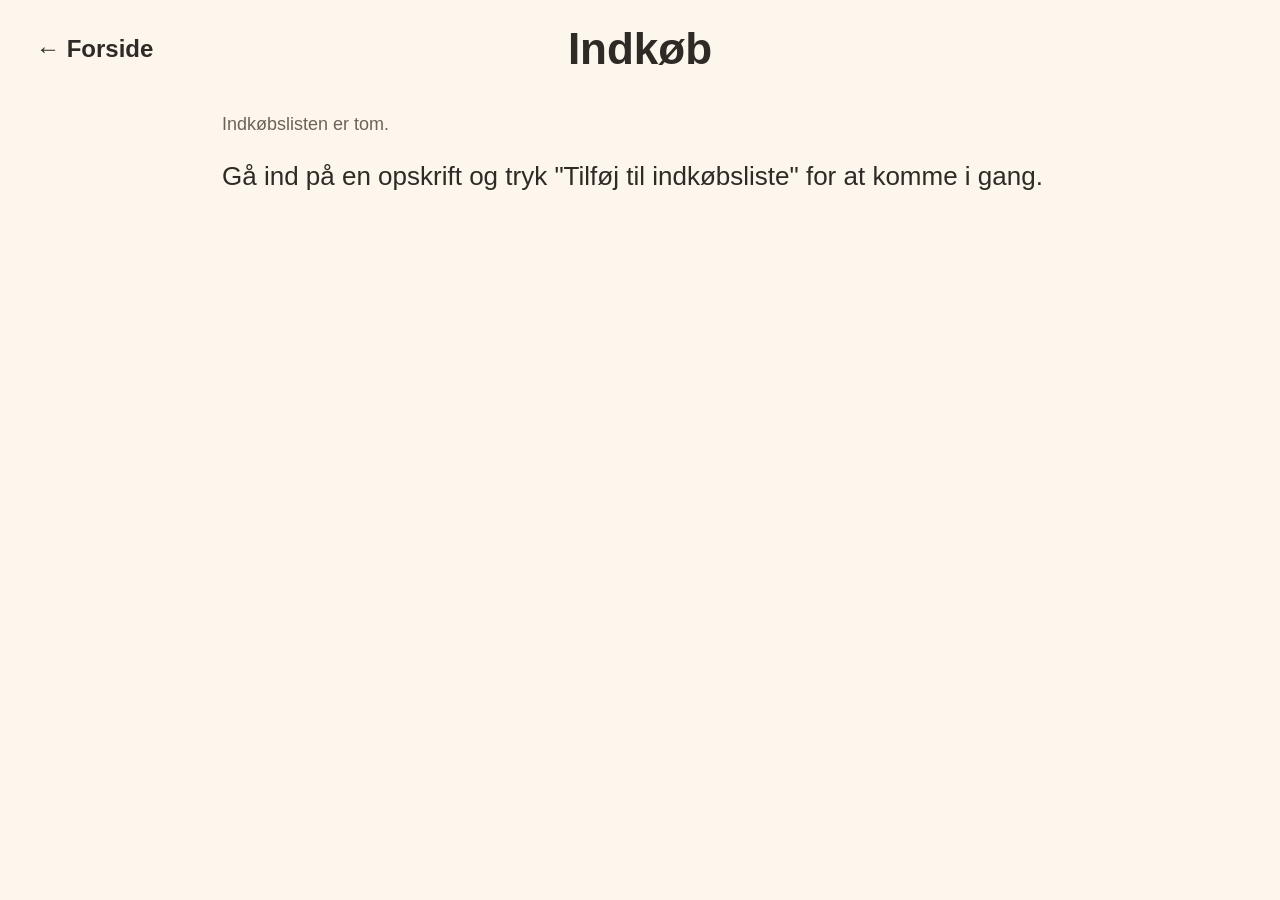
<file: indkoeb.html>
<!DOCTYPE html>
<html lang="da">
<head>
<meta charset="UTF-8">
<meta name="viewport" content="width=device-width, initial-scale=1.0, maximum-scale=1.0, user-scalable=no">
<link rel="manifest" href="manifest.json">
<link rel="icon" href="icons/favicon-32.png" sizes="32x32">
<link rel="apple-touch-icon" href="icons/apple-touch-icon.png">
<meta name="theme-color" content="#e8a33d">
<meta name="apple-mobile-web-app-capable" content="yes">
<meta name="apple-mobile-web-app-status-bar-style" content="black-translucent">
<meta name="apple-mobile-web-app-title" content="Babymad">
<title>Indkøb – Babymad-kartotek</title>
<link rel="stylesheet" href="style.css">
</head>
<body>
<header class="topbar">
  <a class="tilbage" href="index.html">&larr; Forside</a>
  <h1>Indkøb</h1>
</header>

<main class="side-indhold">
  <div id="indkoeb-indhold"></div>
</main>

<script src="data.js"></script>
<script src="ingrediens-koeb.js"></script>
<script src="indkoebsliste.js"></script>
<script src="indkoeb.js"></script>
<script src="app.js"></script>
</body>
</html>
</file>
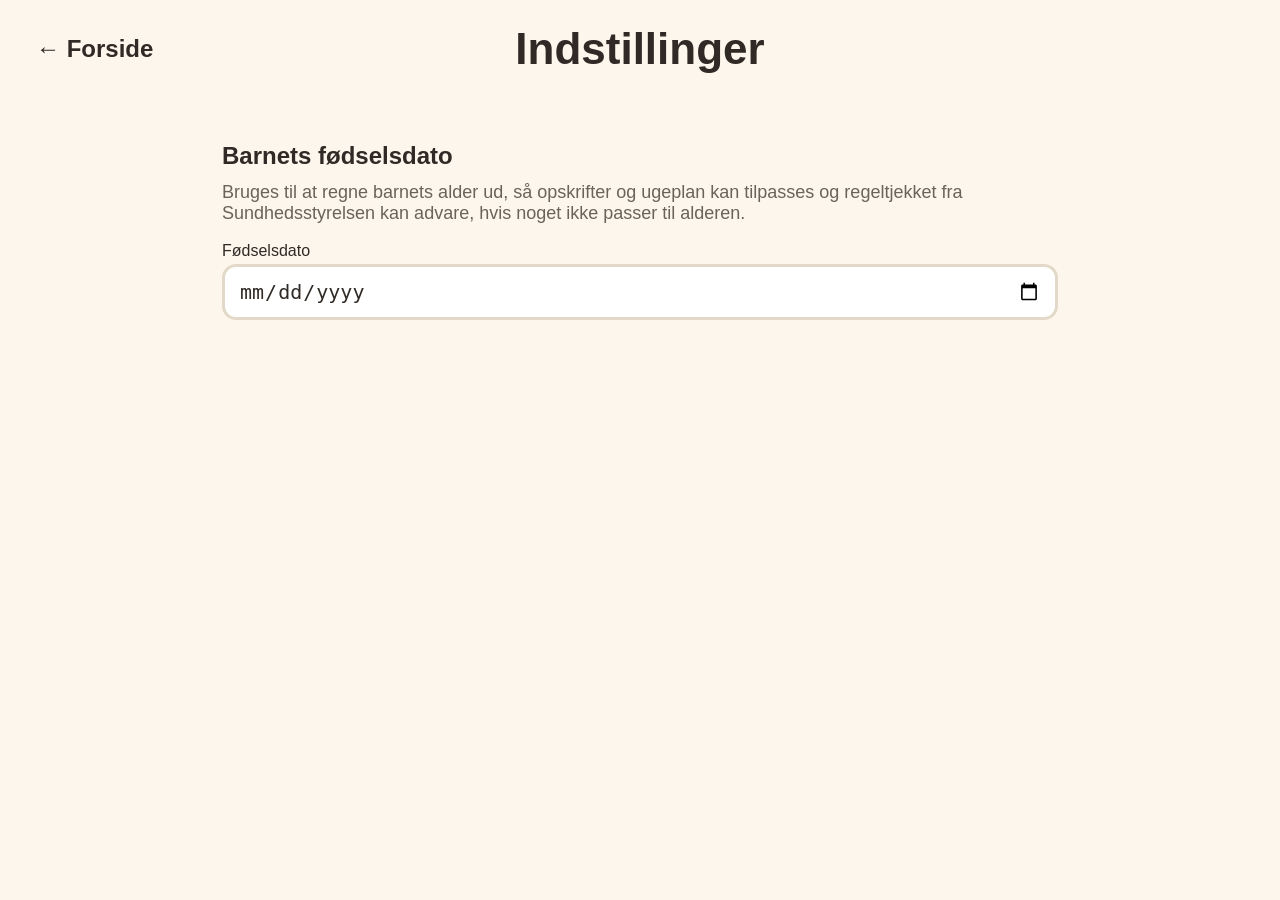
<file: indstillinger.html>
<!DOCTYPE html>
<html lang="da">
<head>
<meta charset="UTF-8">
<meta name="viewport" content="width=device-width, initial-scale=1.0, maximum-scale=1.0, user-scalable=no">
<link rel="manifest" href="manifest.json">
<link rel="icon" href="icons/favicon-32.png" sizes="32x32">
<link rel="apple-touch-icon" href="icons/apple-touch-icon.png">
<meta name="theme-color" content="#e8a33d">
<meta name="apple-mobile-web-app-capable" content="yes">
<meta name="apple-mobile-web-app-status-bar-style" content="black-translucent">
<meta name="apple-mobile-web-app-title" content="Babymad">
<title>Indstillinger – Babymad-kartotek</title>
<link rel="stylesheet" href="style.css">
</head>
<body>
<header class="topbar">
  <a class="tilbage" href="index.html">&larr; Forside</a>
  <h1>Indstillinger</h1>
</header>
<main class="side-indhold">
  <h2>Barnets fødselsdato</h2>
  <p class="side-intro">
    Bruges til at regne barnets alder ud, så opskrifter og ugeplan kan tilpasses og
    regeltjekket fra Sundhedsstyrelsen kan advare, hvis noget ikke passer til alderen.
  </p>

  <div class="filter-gruppe">
    <label for="foedselsdato">Fødselsdato</label>
    <input type="date" id="foedselsdato" class="dato-felt">
  </div>

  <p id="alder-visning" class="kvittering"></p>
</main>

<script src="data.js"></script>
<script src="indstillinger.js"></script>
<script src="app.js"></script>
</body>
</html>
</file>
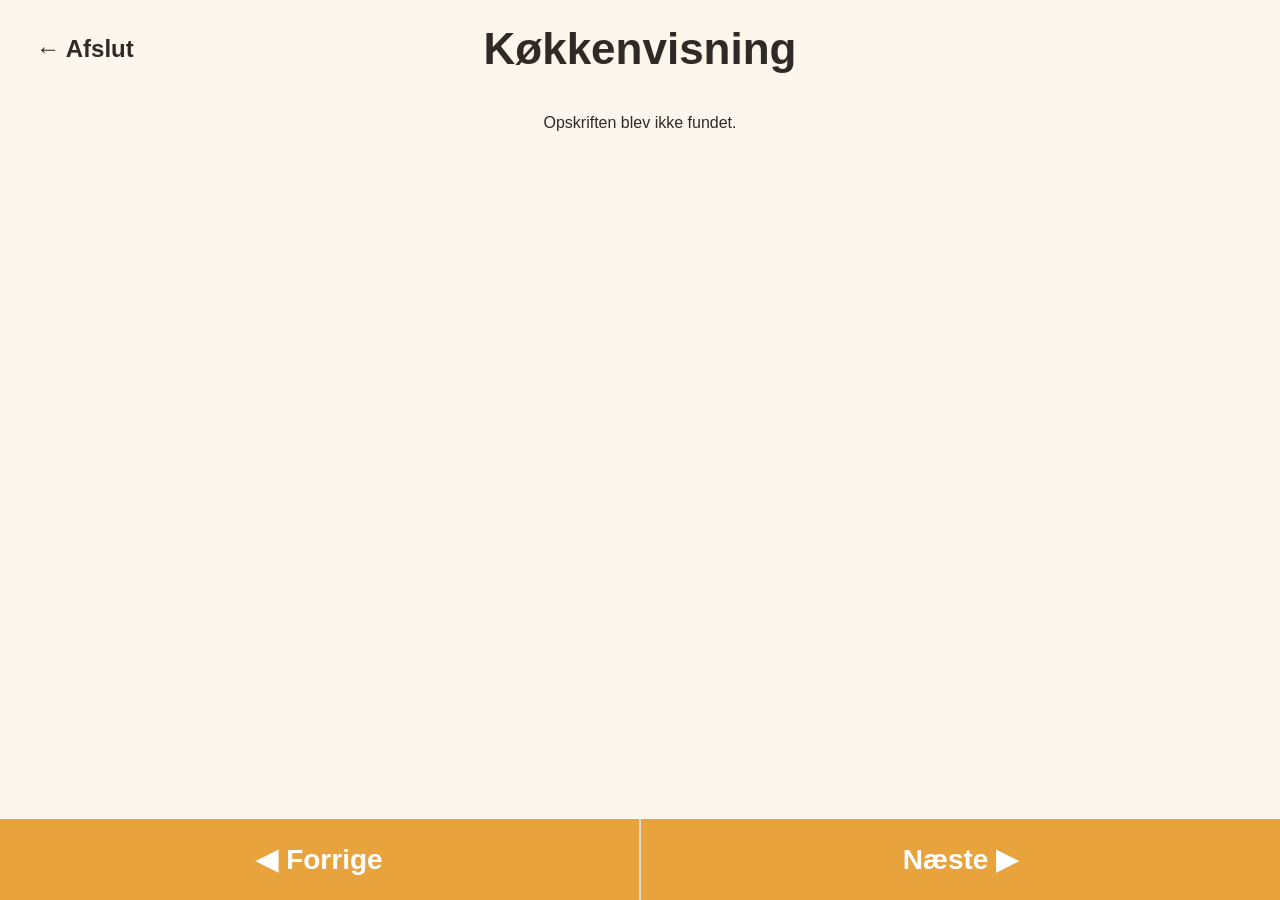
<file: koekkenvisning.html>
<!DOCTYPE html>
<html lang="da">
<head>
<meta charset="UTF-8">
<meta name="viewport" content="width=device-width, initial-scale=1.0, maximum-scale=1.0, user-scalable=no">
<link rel="manifest" href="manifest.json">
<link rel="icon" href="icons/favicon-32.png" sizes="32x32">
<link rel="apple-touch-icon" href="icons/apple-touch-icon.png">
<meta name="theme-color" content="#e8a33d">
<meta name="apple-mobile-web-app-capable" content="yes">
<meta name="apple-mobile-web-app-status-bar-style" content="black-translucent">
<meta name="apple-mobile-web-app-title" content="Babymad">
<title>Køkkenvisning – Babymad-kartotek</title>
<link rel="stylesheet" href="style.css">
</head>
<body class="koekken-side">
<header class="topbar">
  <a class="tilbage" id="afslut-link" href="opskrifter.html">&larr; Afslut</a>
  <h1 id="koekken-titel">Køkkenvisning</h1>
  <span id="wakelock-badge" class="wakelock-badge" hidden title="Skærmen holdes tændt">☀️</span>
</header>

<p id="fremgang" class="fremgang-tekst"></p>

<main id="koekken-indhold" class="koekken-indhold"></main>

<nav class="koekken-nav">
  <button id="forrige-knap" class="knap-nav" type="button">◀ Forrige</button>
  <button id="naeste-knap" class="knap-nav" type="button">Næste ▶</button>
</nav>

<script src="data.js"></script>
<script src="koekkenvisning.js"></script>
<script src="app.js"></script>
</body>
</html>
</file>
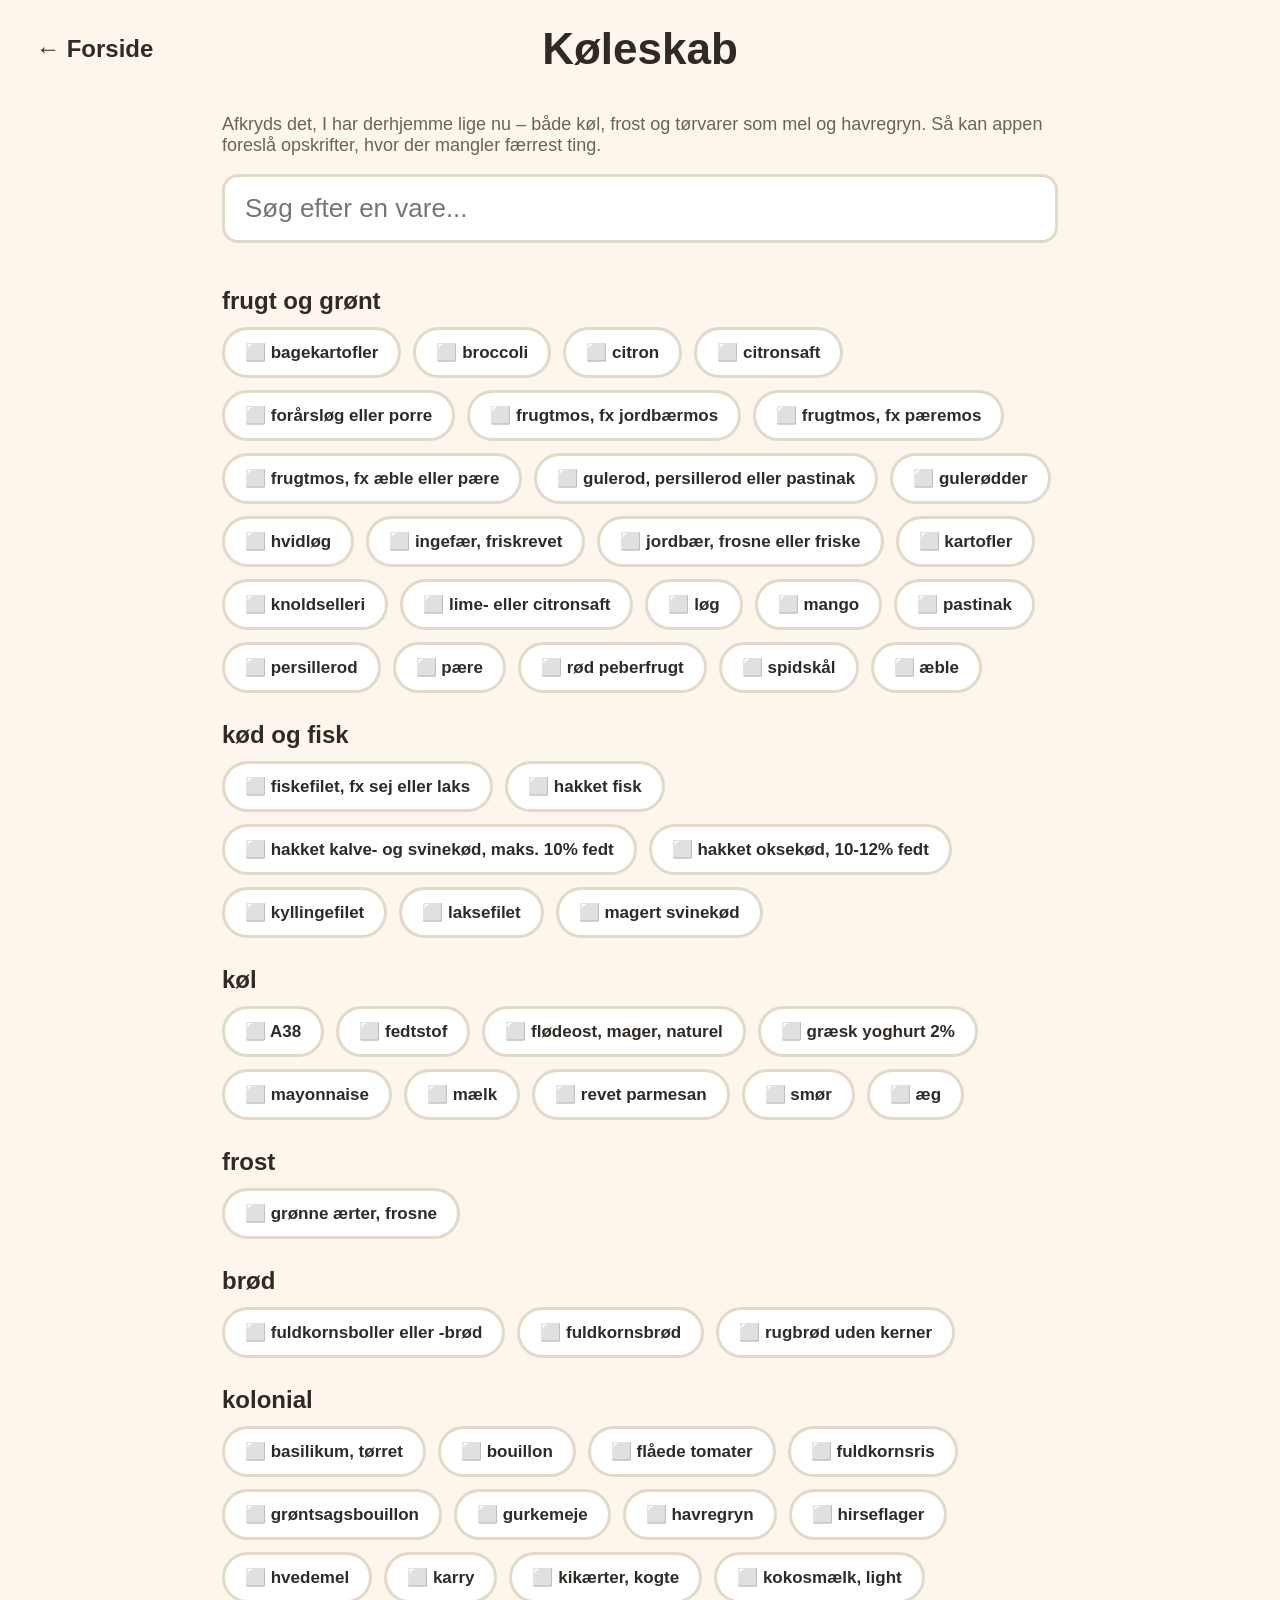
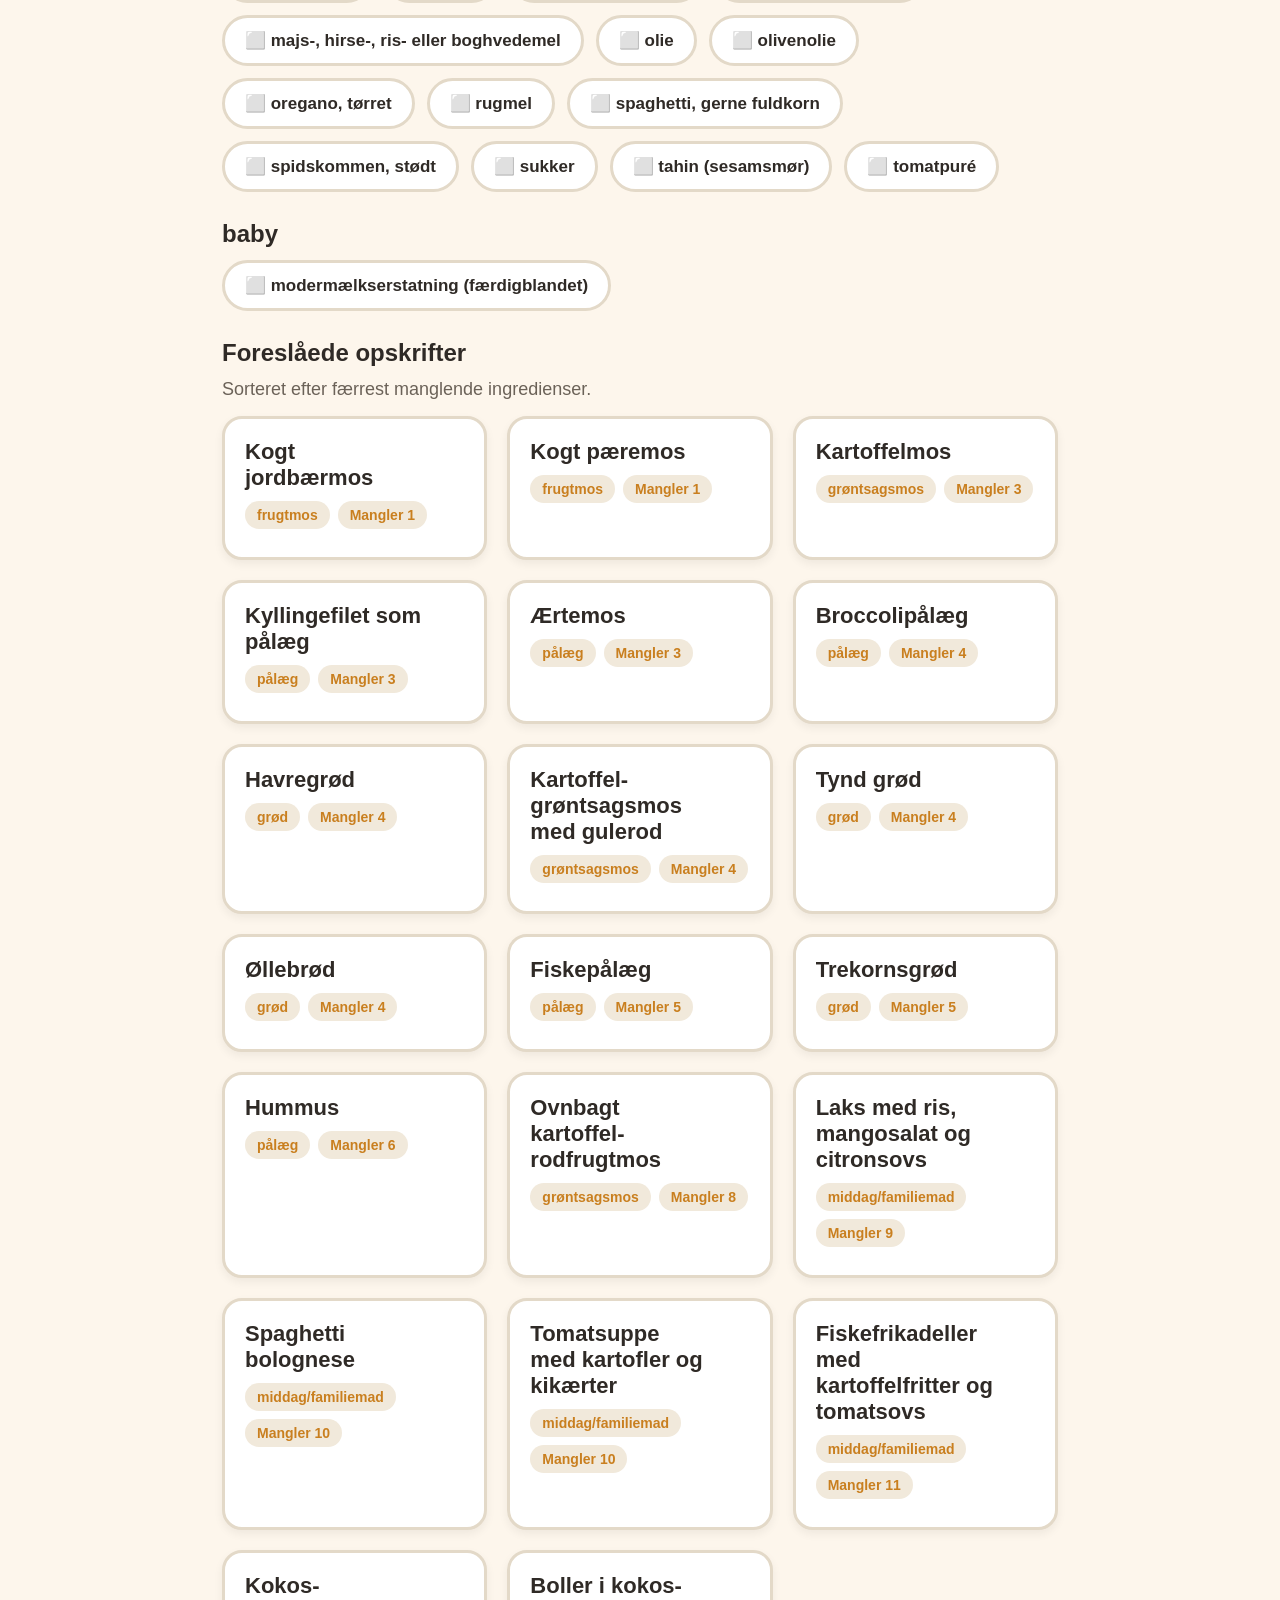
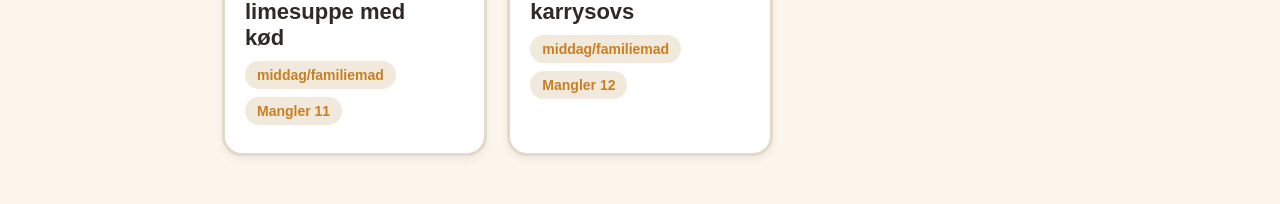
<file: koeleskab.html>
<!DOCTYPE html>
<html lang="da">
<head>
<meta charset="UTF-8">
<meta name="viewport" content="width=device-width, initial-scale=1.0, maximum-scale=1.0, user-scalable=no">
<link rel="manifest" href="manifest.json">
<link rel="icon" href="icons/favicon-32.png" sizes="32x32">
<link rel="apple-touch-icon" href="icons/apple-touch-icon.png">
<meta name="theme-color" content="#e8a33d">
<meta name="apple-mobile-web-app-capable" content="yes">
<meta name="apple-mobile-web-app-status-bar-style" content="black-translucent">
<meta name="apple-mobile-web-app-title" content="Babymad">
<title>Køleskab – Babymad-kartotek</title>
<link rel="stylesheet" href="style.css">
</head>
<body>
<header class="topbar">
  <a class="tilbage" href="index.html">&larr; Forside</a>
  <h1>Køleskab</h1>
</header>

<main class="side-indhold">
  <p class="side-intro">
    Afkryds det, I har derhjemme lige nu – både køl, frost og tørvarer som mel og havregryn.
    Så kan appen foreslå opskrifter, hvor der mangler færrest ting.
  </p>

  <input id="soegefelt" class="soegefelt" type="search" placeholder="Søg efter en vare...">

  <div id="ingrediens-liste"></div>

  <h2>Foreslåede opskrifter</h2>
  <p class="antal-resultater">Sorteret efter færrest manglende ingredienser.</p>
  <div id="forslag-liste" class="card-grid"></div>
</main>

<script src="data.js"></script>
<script src="koeleskab.js"></script>
<script src="app.js"></script>
</body>
</html>
</file>
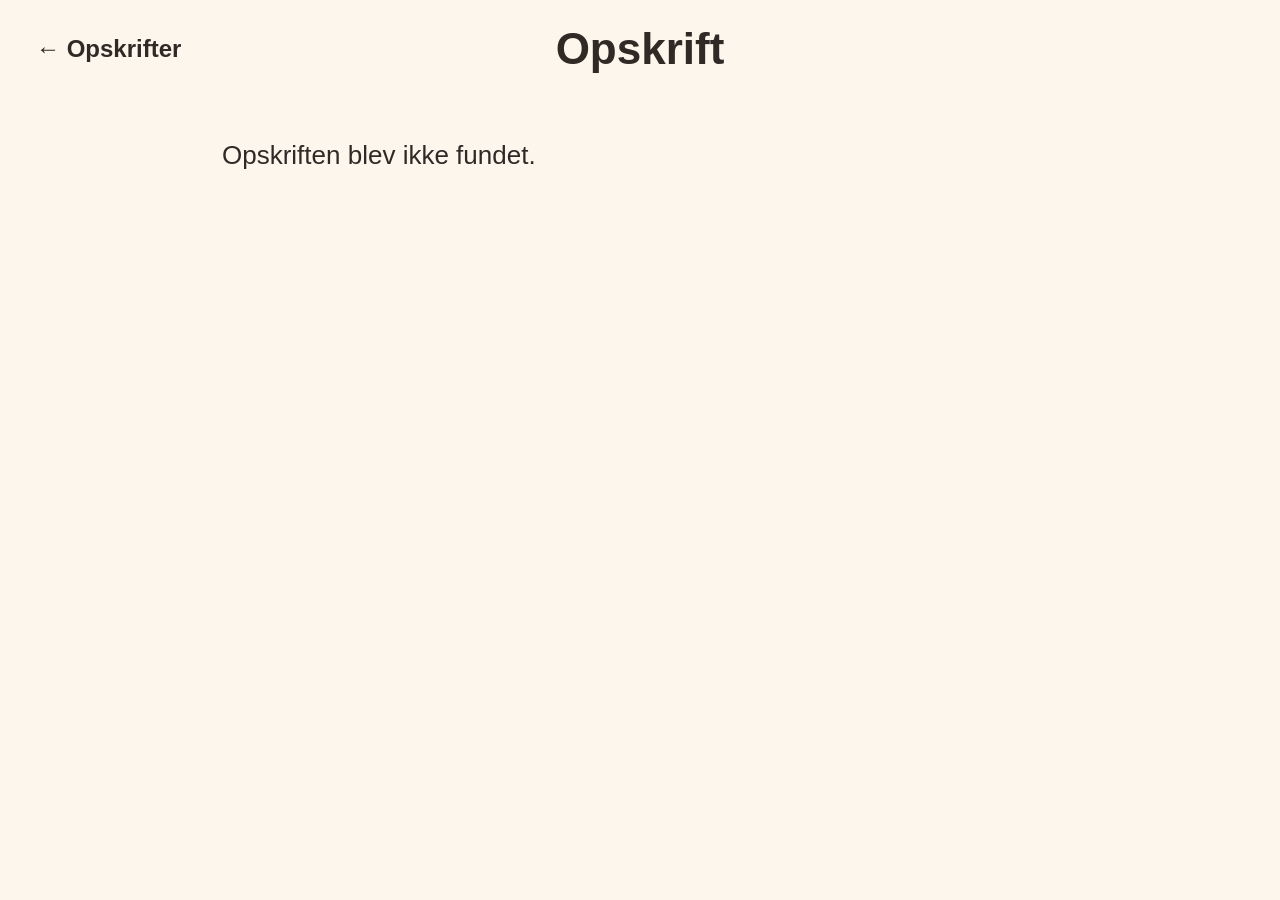
<file: opskrift.html>
<!DOCTYPE html>
<html lang="da">
<head>
<meta charset="UTF-8">
<meta name="viewport" content="width=device-width, initial-scale=1.0, maximum-scale=1.0, user-scalable=no">
<link rel="manifest" href="manifest.json">
<link rel="icon" href="icons/favicon-32.png" sizes="32x32">
<link rel="apple-touch-icon" href="icons/apple-touch-icon.png">
<meta name="theme-color" content="#e8a33d">
<meta name="apple-mobile-web-app-capable" content="yes">
<meta name="apple-mobile-web-app-status-bar-style" content="black-translucent">
<meta name="apple-mobile-web-app-title" content="Babymad">
<title>Opskrift – Babymad-kartotek</title>
<link rel="stylesheet" href="style.css">
</head>
<body>
<header class="topbar">
  <a class="tilbage" href="opskrifter.html">&larr; Opskrifter</a>
  <h1 id="opskrift-navn">Opskrift</h1>
</header>

<main id="opskrift-indhold" class="side-indhold opskrift-detalje">
  <p>Indlæser...</p>
</main>

<script src="data.js"></script>
<script src="ingrediens-koeb.js"></script>
<script src="indkoebsliste.js"></script>
<script src="favoritter.js"></script>
<script src="opskrift.js"></script>
<script src="app.js"></script>
</body>
</html>
</file>
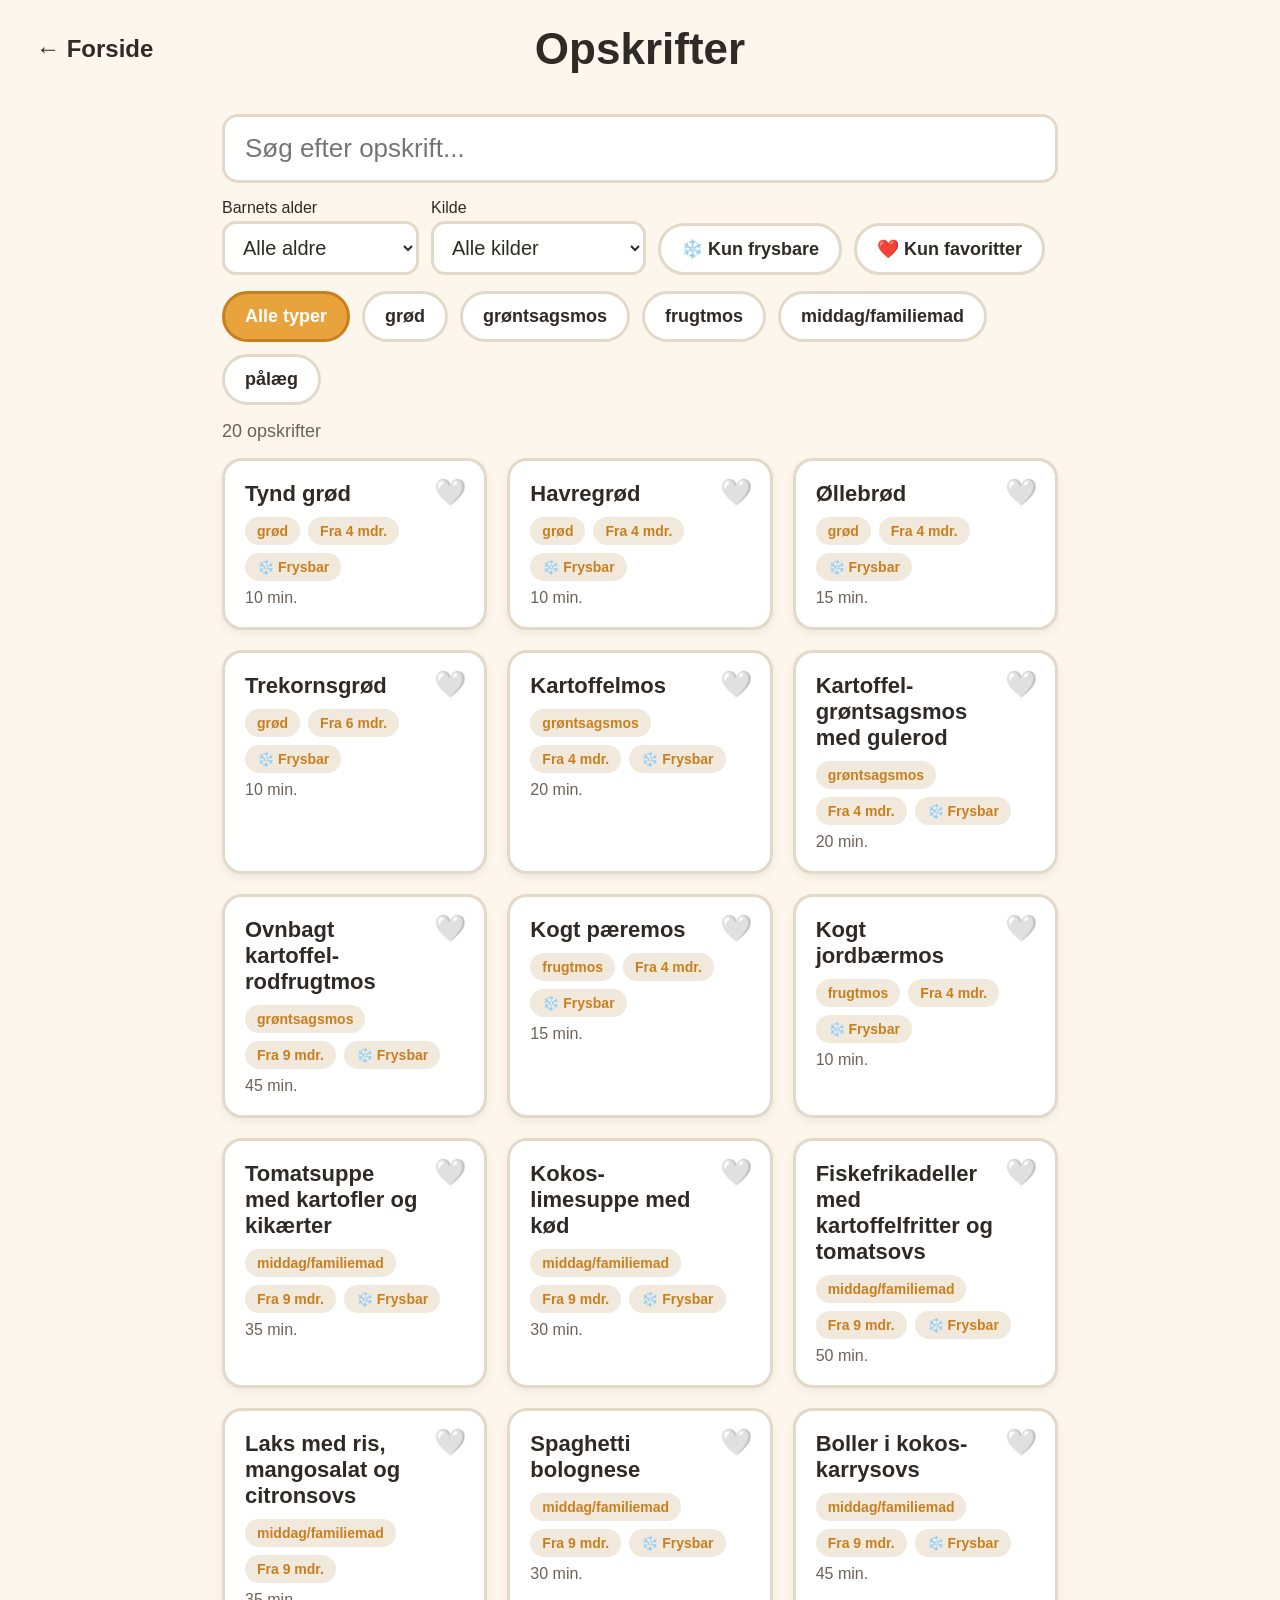
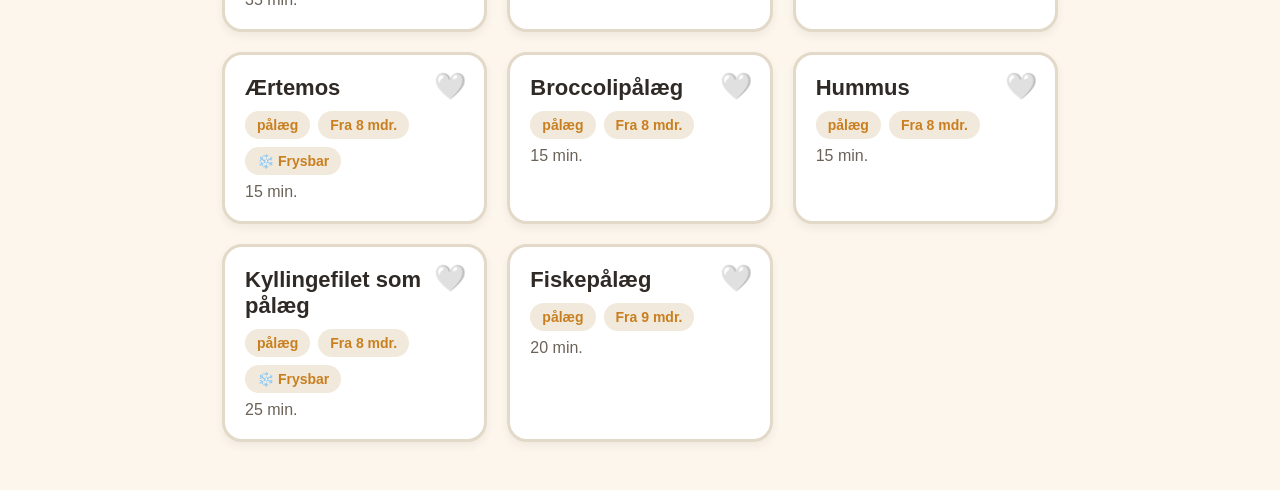
<file: opskrifter.html>
<!DOCTYPE html>
<html lang="da">
<head>
<meta charset="UTF-8">
<meta name="viewport" content="width=device-width, initial-scale=1.0, maximum-scale=1.0, user-scalable=no">
<link rel="manifest" href="manifest.json">
<link rel="icon" href="icons/favicon-32.png" sizes="32x32">
<link rel="apple-touch-icon" href="icons/apple-touch-icon.png">
<meta name="theme-color" content="#e8a33d">
<meta name="apple-mobile-web-app-capable" content="yes">
<meta name="apple-mobile-web-app-status-bar-style" content="black-translucent">
<meta name="apple-mobile-web-app-title" content="Babymad">
<title>Opskrifter – Babymad-kartotek</title>
<link rel="stylesheet" href="style.css">
</head>
<body>
<header class="topbar">
  <a class="tilbage" href="index.html">&larr; Forside</a>
  <h1>Opskrifter</h1>
</header>

<main class="side-indhold">
  <input id="soegefelt" class="soegefelt" type="search" placeholder="Søg efter opskrift...">

  <div class="filterbar">
    <div class="filter-gruppe">
      <label for="alder-filter">Barnets alder</label>
      <select id="alder-filter">
        <option value="99">Alle aldre</option>
        <option value="4">Fra 4 måneder</option>
        <option value="6">Fra 6 måneder</option>
        <option value="8">Fra 8 måneder</option>
        <option value="9">Fra 9 måneder</option>
        <option value="12">Fra 12 måneder</option>
      </select>
    </div>

    <div class="filter-gruppe">
      <label for="kilde-filter">Kilde</label>
      <select id="kilde-filter">
        <option value="">Alle kilder</option>
      </select>
    </div>

    <button id="frys-filter" class="pill" type="button" aria-pressed="false">❄️ Kun frysbare</button>
    <button id="favorit-filter" class="pill" type="button" aria-pressed="false">❤️ Kun favoritter</button>
  </div>

  <div id="type-pills" class="filterbar"></div>

  <p id="antal-resultater" class="antal-resultater"></p>

  <div id="opskrift-liste" class="card-grid"></div>
</main>

<script src="data.js"></script>
<script src="favoritter.js"></script>
<script src="opskrifter.js"></script>
<script src="app.js"></script>
</body>
</html>
</file>
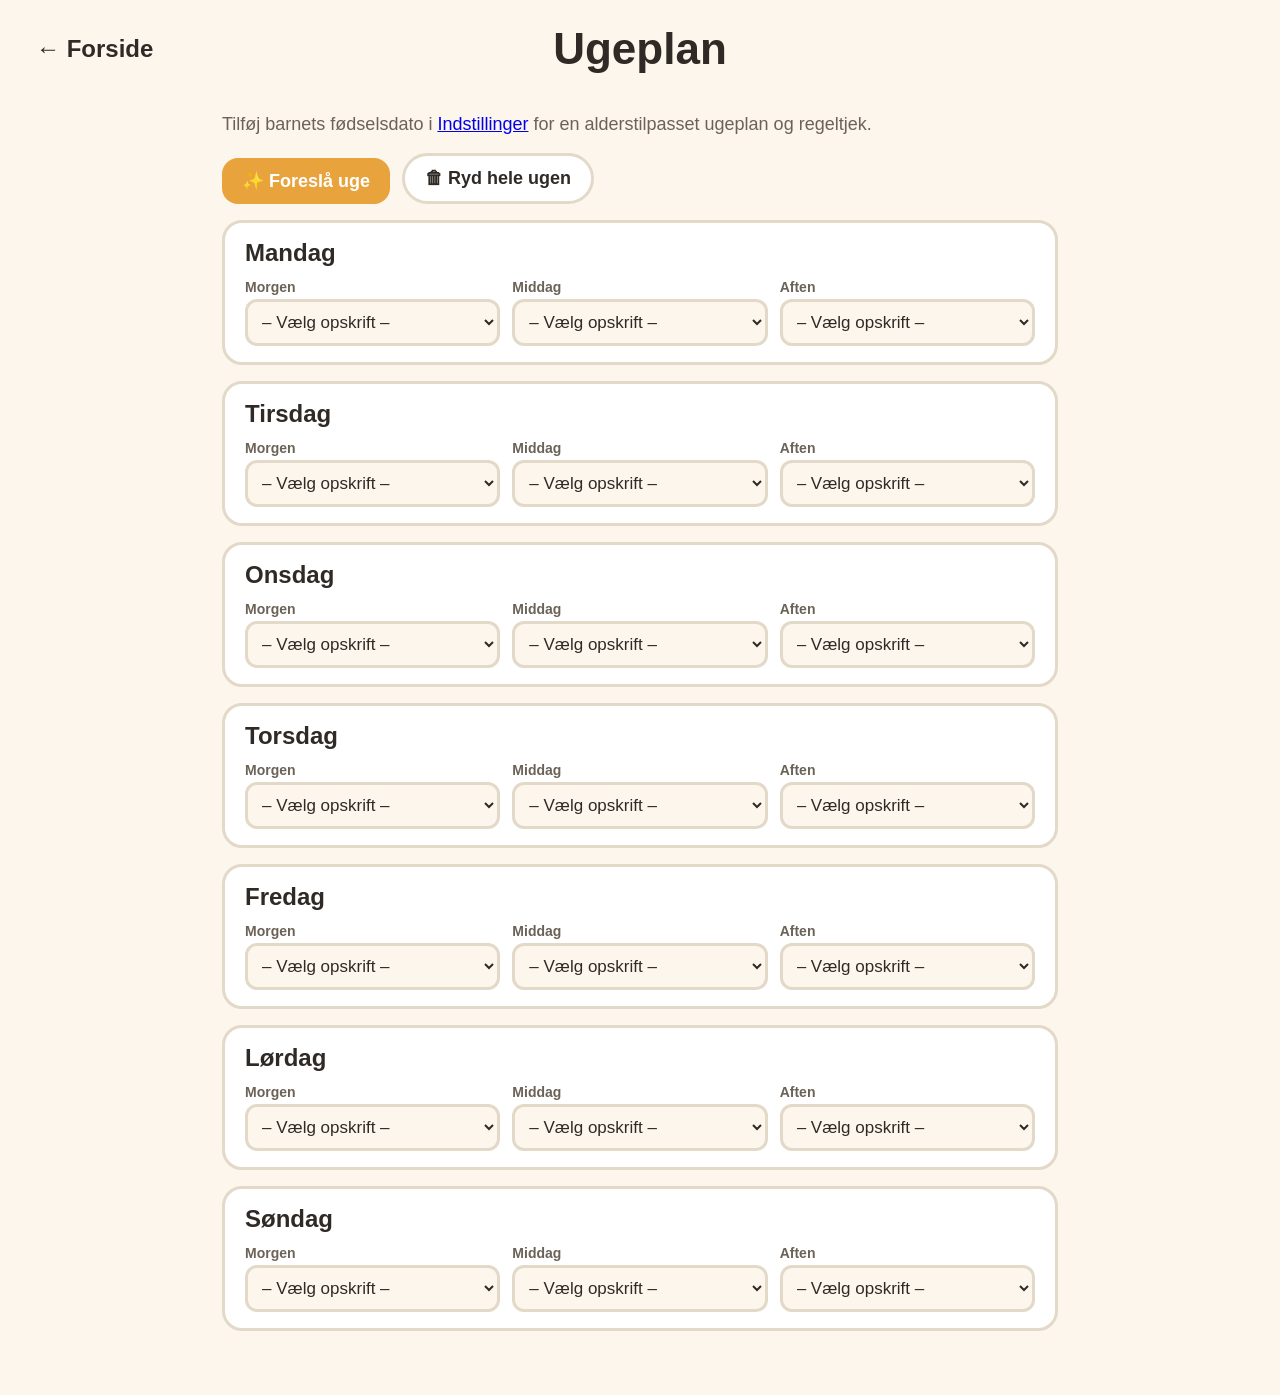
<file: ugeplan.html>
<!DOCTYPE html>
<html lang="da">
<head>
<meta charset="UTF-8">
<meta name="viewport" content="width=device-width, initial-scale=1.0, maximum-scale=1.0, user-scalable=no">
<link rel="manifest" href="manifest.json">
<link rel="icon" href="icons/favicon-32.png" sizes="32x32">
<link rel="apple-touch-icon" href="icons/apple-touch-icon.png">
<meta name="theme-color" content="#e8a33d">
<meta name="apple-mobile-web-app-capable" content="yes">
<meta name="apple-mobile-web-app-status-bar-style" content="black-translucent">
<meta name="apple-mobile-web-app-title" content="Babymad">
<title>Ugeplan – Babymad-kartotek</title>
<link rel="stylesheet" href="style.css">
</head>
<body>
<header class="topbar">
  <a class="tilbage" href="index.html">&larr; Forside</a>
  <h1>Ugeplan</h1>
</header>

<main class="side-indhold">
  <p id="alder-info" class="side-intro"></p>

  <div class="filterbar">
    <button id="foreslaa-knap" class="knap-primaer knap-lille" type="button">✨ Foreslå uge</button>
    <button id="ryd-uge-knap" class="pill" type="button">🗑 Ryd hele ugen</button>
  </div>

  <div id="advarsler"></div>

  <div id="uge-liste"></div>
</main>

<script src="data.js"></script>
<script src="ugeplan.js"></script>
<script src="app.js"></script>
</body>
</html>
</file>
<file: style.css>
:root {
  --farve-baggrund: #fdf6ec;
  --farve-tekst: #2f2a26;
  --farve-knap: #ffffff;
  --farve-knap-kant: #e3d9c8;
  --farve-accent: #e8a33d;
  --farve-accent-mork: #c97f1f;
}

* {
  box-sizing: border-box;
}

html, body {
  margin: 0;
  padding: 0;
  height: 100%;
}

body {
  font-family: -apple-system, "Segoe UI", Roboto, Helvetica, Arial, sans-serif;
  background: var(--farve-baggrund);
  color: var(--farve-tekst);
}

.topbar {
  position: relative;
  padding: 24px 32px;
  text-align: center;
}

.topbar h1 {
  margin: 0;
  font-size: clamp(28px, 5vw, 44px);
}

.tilbage {
  position: absolute;
  left: 24px;
  top: 50%;
  transform: translateY(-50%);
  color: var(--farve-tekst);
  text-decoration: none;
  font-size: clamp(18px, 2.5vw, 24px);
  font-weight: 600;
  padding: 8px 12px;
}

.side-indhold {
  max-width: 900px;
  margin: 0 auto;
  padding: 16px 32px 48px;
  font-size: clamp(20px, 2.5vw, 26px);
}

.menu {
  display: grid;
  grid-template-columns: repeat(auto-fit, minmax(220px, 1fr));
  gap: 24px;
  padding: 16px 32px 48px;
  max-width: 1100px;
  margin: 0 auto;
}

.menu-knap {
  display: flex;
  flex-direction: column;
  align-items: center;
  justify-content: center;
  gap: 16px;
  background: var(--farve-knap);
  border: 3px solid var(--farve-knap-kant);
  border-radius: 24px;
  padding: 40px 16px;
  min-height: 200px;
  text-decoration: none;
  color: var(--farve-tekst);
  font-size: clamp(22px, 3vw, 30px);
  font-weight: 600;
  box-shadow: 0 4px 10px rgba(0, 0, 0, 0.06);
  transition: transform 0.1s ease, border-color 0.1s ease;
}

.menu-knap:active {
  transform: scale(0.97);
  border-color: var(--farve-accent);
}

.menu-knap .ikon {
  font-size: clamp(48px, 8vw, 72px);
  line-height: 1;
}

@media (orientation: portrait) {
  .menu {
    grid-template-columns: 1fr 1fr;
  }
}

@media (orientation: landscape) {
  .menu {
    grid-template-columns: repeat(5, 1fr);
  }
}

/* Søgning og filtre */

.soegefelt {
  width: 100%;
  font-size: clamp(20px, 2.5vw, 26px);
  padding: 16px 20px;
  border: 3px solid var(--farve-knap-kant);
  border-radius: 16px;
  margin-bottom: 16px;
  background: var(--farve-knap);
  color: var(--farve-tekst);
}

.filterbar {
  display: flex;
  flex-wrap: wrap;
  gap: 12px;
  align-items: end;
  margin-bottom: 16px;
}

.filter-gruppe {
  display: flex;
  flex-direction: column;
  gap: 4px;
  font-size: 16px;
}

.dato-felt {
  font-size: 20px;
  padding: 12px 14px;
  border: 3px solid var(--farve-knap-kant);
  border-radius: 14px;
  background: var(--farve-knap);
  color: var(--farve-tekst);
}

.filter-gruppe select {
  font-size: 20px;
  padding: 12px 14px;
  border: 3px solid var(--farve-knap-kant);
  border-radius: 14px;
  background: var(--farve-knap);
  color: var(--farve-tekst);
}

.pill {
  font-size: 18px;
  font-weight: 600;
  padding: 12px 20px;
  border: 3px solid var(--farve-knap-kant);
  border-radius: 999px;
  background: var(--farve-knap);
  color: var(--farve-tekst);
  cursor: pointer;
}

.pill-aktiv {
  background: var(--farve-accent);
  border-color: var(--farve-accent-mork);
  color: #fff;
}

.antal-resultater {
  font-size: 18px;
  color: #6b6258;
  margin: 0 0 16px;
}

/* Opskriftskort */

.card-grid {
  display: grid;
  grid-template-columns: repeat(auto-fill, minmax(260px, 1fr));
  gap: 20px;
}

.opskrift-kort {
  position: relative;
  display: block;
  background: var(--farve-knap);
  border: 3px solid var(--farve-knap-kant);
  border-radius: 20px;
  padding: 20px;
  text-decoration: none;
  color: var(--farve-tekst);
  box-shadow: 0 4px 10px rgba(0, 0, 0, 0.06);
}

.favorit-knap {
  position: absolute;
  top: 12px;
  right: 12px;
  font-size: 26px;
  line-height: 1;
  background: none;
  border: none;
  padding: 6px;
  cursor: pointer;
}

.favorit-knap-stor {
  display: inline-flex;
  align-items: center;
  gap: 8px;
  font-size: 18px;
  font-weight: 600;
  padding: 12px 20px;
  border: 3px solid var(--farve-knap-kant);
  border-radius: 999px;
  background: var(--farve-knap);
  color: var(--farve-tekst);
  cursor: pointer;
  margin-top: 8px;
}

.opskrift-kort h3 {
  margin: 0 40px 10px 0;
  font-size: 22px;
}

.kort-badges {
  display: flex;
  flex-wrap: wrap;
  gap: 8px;
  margin-bottom: 8px;
}

.badge {
  font-size: 14px;
  font-weight: 600;
  background: #f1e9db;
  color: var(--farve-accent-mork);
  padding: 6px 12px;
  border-radius: 999px;
}

.badge-groen {
  background: #dcecd6;
  color: #3f7a35;
}

.side-intro {
  color: #6b6258;
  font-size: 18px;
  margin-top: 0;
}

.koeleskab-pill {
  font-size: 17px;
}

.kort-tid {
  margin: 0;
  color: #6b6258;
  font-size: 16px;
}

/* Opskriftsdetalje */

.side-indhold h2 {
  font-size: 24px;
  margin: 28px 0 12px;
}

.ingrediens-liste,
.trin-liste {
  padding-left: 24px;
}

.ingrediens-liste li,
.trin-liste li {
  margin-bottom: 10px;
  font-size: clamp(18px, 2.2vw, 22px);
}

.portion-vaelger {
  display: flex;
  align-items: center;
  gap: 12px;
  margin-top: 28px;
  font-size: 18px;
}

.portion-vaelger input {
  width: 80px;
  font-size: 22px;
  padding: 10px;
  border: 3px solid var(--farve-knap-kant);
  border-radius: 12px;
  text-align: center;
}

.knap-primaer {
  margin-top: 16px;
  font-size: 20px;
  font-weight: 700;
  padding: 18px 28px;
  border-radius: 16px;
  border: none;
  background: var(--farve-accent);
  color: #fff;
  cursor: pointer;
}

.knap-primaer:disabled {
  background: #e3d9c8;
  color: #8a8175;
  cursor: not-allowed;
}

/* Køkkenvisning */

.wakelock-badge {
  position: absolute;
  right: 24px;
  top: 50%;
  transform: translateY(-50%);
  font-size: 26px;
}

.fremgang-tekst {
  text-align: center;
  color: #6b6258;
  font-size: 18px;
  margin: 0 0 12px;
}

.koekken-indhold {
  max-width: 700px;
  margin: 0 auto;
  padding: 0 32px 140px;
  text-align: center;
}

.trin-nummer {
  color: var(--farve-accent-mork);
  font-weight: 700;
  font-size: 20px;
  margin-bottom: 8px;
}

.trin-tekst-stor {
  font-size: clamp(28px, 5vw, 46px);
  line-height: 1.35;
  font-weight: 600;
}

.ingrediens-liste-stor {
  text-align: left;
  display: inline-block;
  font-size: clamp(22px, 3vw, 30px);
  line-height: 1.6;
}

.koekken-nav {
  position: fixed;
  bottom: 0;
  left: 0;
  right: 0;
  display: flex;
  gap: 2px;
  background: var(--farve-knap-kant);
}

.knap-nav {
  flex: 1;
  padding: 24px 16px;
  font-size: clamp(20px, 3vw, 28px);
  font-weight: 700;
  border: none;
  background: var(--farve-accent);
  color: #fff;
  cursor: pointer;
}

.knap-nav:disabled {
  background: var(--farve-knap);
  color: #b3ab9e;
  cursor: not-allowed;
}

.timer-boks {
  margin-top: 24px;
}

.timer-visning {
  font-size: clamp(40px, 8vw, 64px);
  font-weight: 700;
  font-variant-numeric: tabular-nums;
  margin: 0 0 12px;
}

.timer-faerdig {
  color: var(--farve-accent-mork);
  animation: puls 1s infinite;
}

@keyframes puls {
  0%, 100% { opacity: 1; }
  50% { opacity: 0.4; }
}

.knap-link {
  display: inline-block;
  text-decoration: none;
  text-align: center;
}

.knap-lille {
  padding: 12px 20px;
  font-size: 18px;
  margin-top: 0;
}

.dag-kort {
  background: var(--farve-knap);
  border: 3px solid var(--farve-knap-kant);
  border-radius: 20px;
  padding: 16px 20px;
  margin-bottom: 16px;
}

.dag-kort h2 {
  margin: 0 0 12px;
}

.maaltid-raekke {
  display: grid;
  grid-template-columns: repeat(auto-fit, minmax(200px, 1fr));
  gap: 12px;
}

.maaltid-slot {
  display: flex;
  flex-direction: column;
  gap: 4px;
}

.maaltid-slot label {
  font-size: 14px;
  font-weight: 600;
  color: #6b6258;
}

.maaltid-slot select {
  font-size: 17px;
  padding: 10px;
  border: 3px solid var(--farve-knap-kant);
  border-radius: 12px;
  background: var(--farve-baggrund);
  color: var(--farve-tekst);
  width: 100%;
}

.advarsel {
  font-size: 17px;
  padding: 12px 16px;
  border-radius: 14px;
  margin: 0 0 10px;
}

.advarsel-advarsel {
  background: #fbe6d9;
  color: #9a4a1f;
}

.advarsel-tip {
  background: #eef2fb;
  color: #375080;
}

.advarsel-info {
  background: #f1e9db;
  color: var(--farve-accent-mork);
}

.kilde-tekst {
  margin-top: 24px;
  font-size: 16px;
  color: #6b6258;
}

.kvittering {
  margin-top: 16px;
  font-size: 20px;
  font-weight: 600;
  color: var(--farve-accent-mork);
}

.kvittering a {
  color: inherit;
}

/* Indkøbsliste */

.indkoeb-liste {
  list-style: none;
  padding: 0;
  margin: 0 0 8px;
}

.indkoeb-vare {
  display: flex;
  align-items: center;
  justify-content: space-between;
  gap: 12px;
  background: var(--farve-knap);
  border: 3px solid var(--farve-knap-kant);
  border-radius: 16px;
  padding: 16px 20px;
  margin-bottom: 12px;
}

.vare-tekst {
  font-size: clamp(18px, 2.2vw, 22px);
}

.slet-knap {
  flex-shrink: 0;
  font-size: 22px;
  font-weight: 700;
  width: 44px;
  height: 44px;
  border-radius: 50%;
  border: none;
  background: #f1e9db;
  color: var(--farve-accent-mork);
  cursor: pointer;
}
</file>
